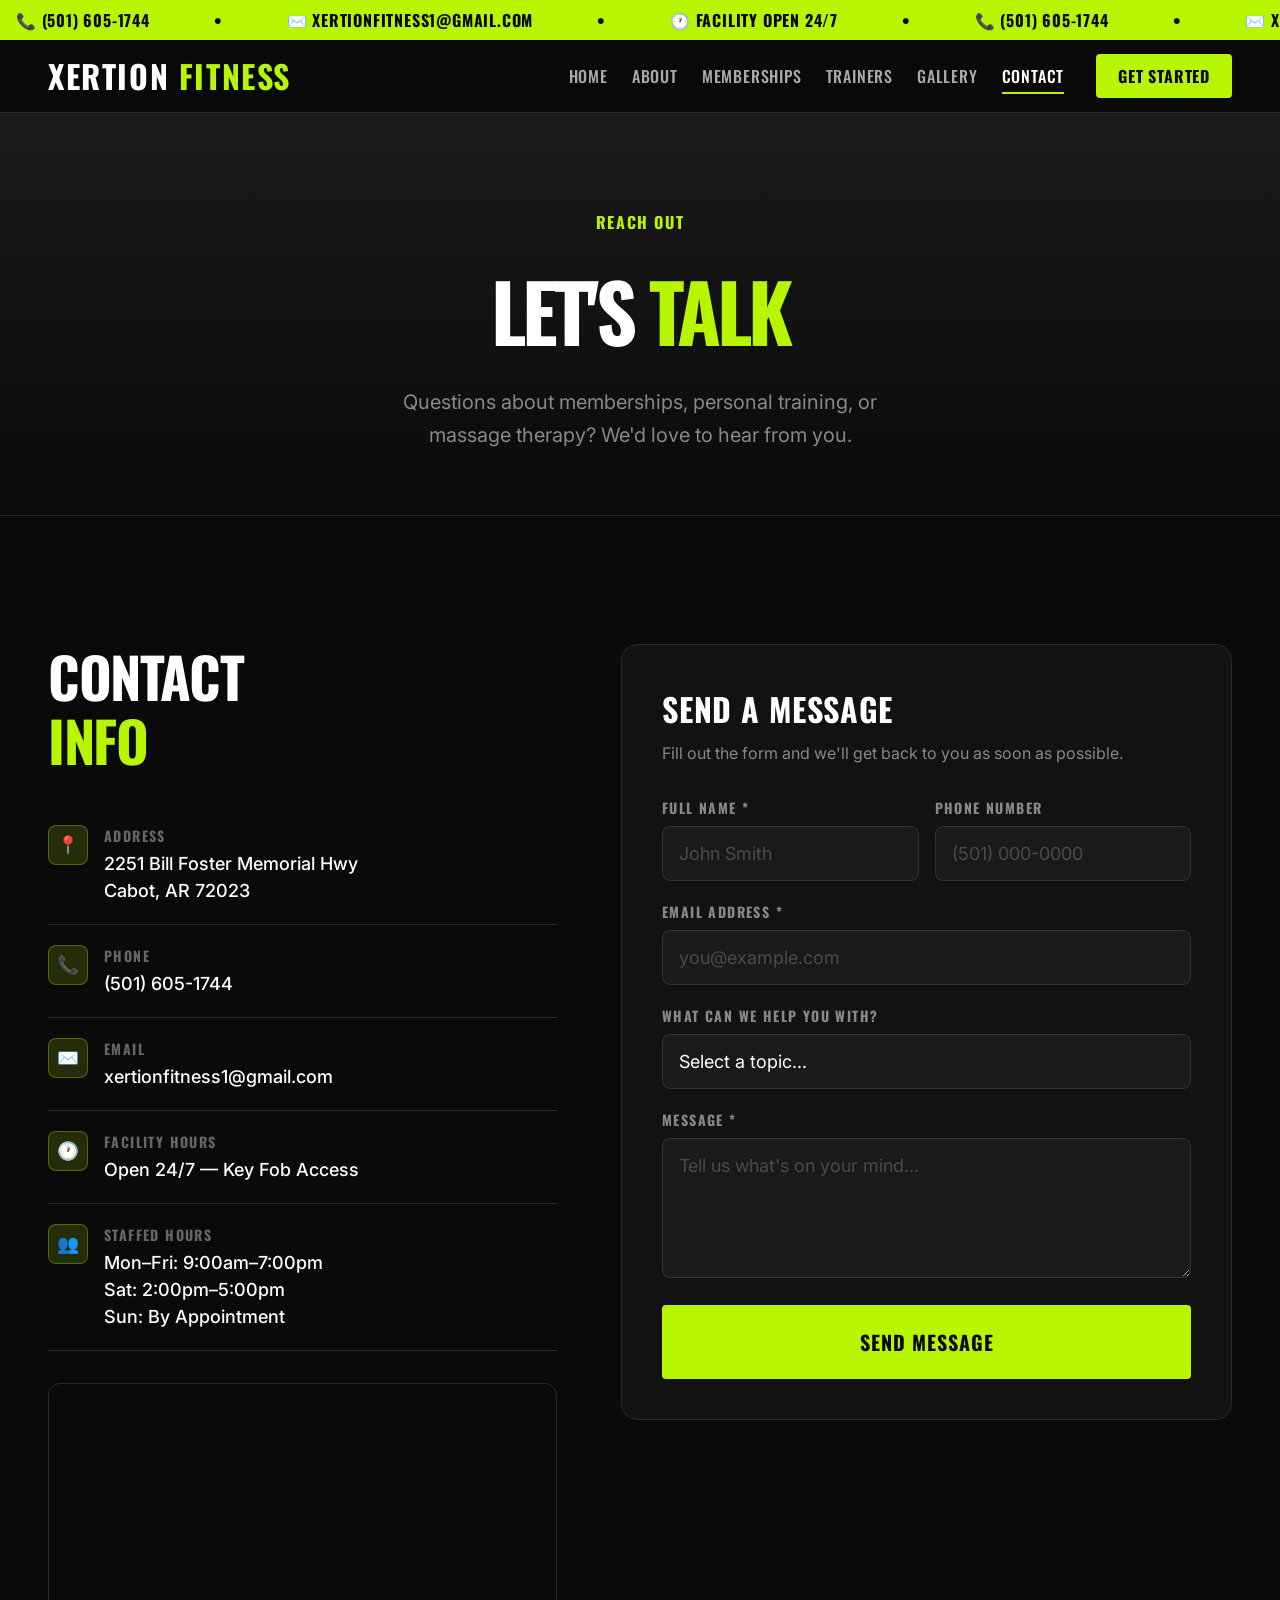
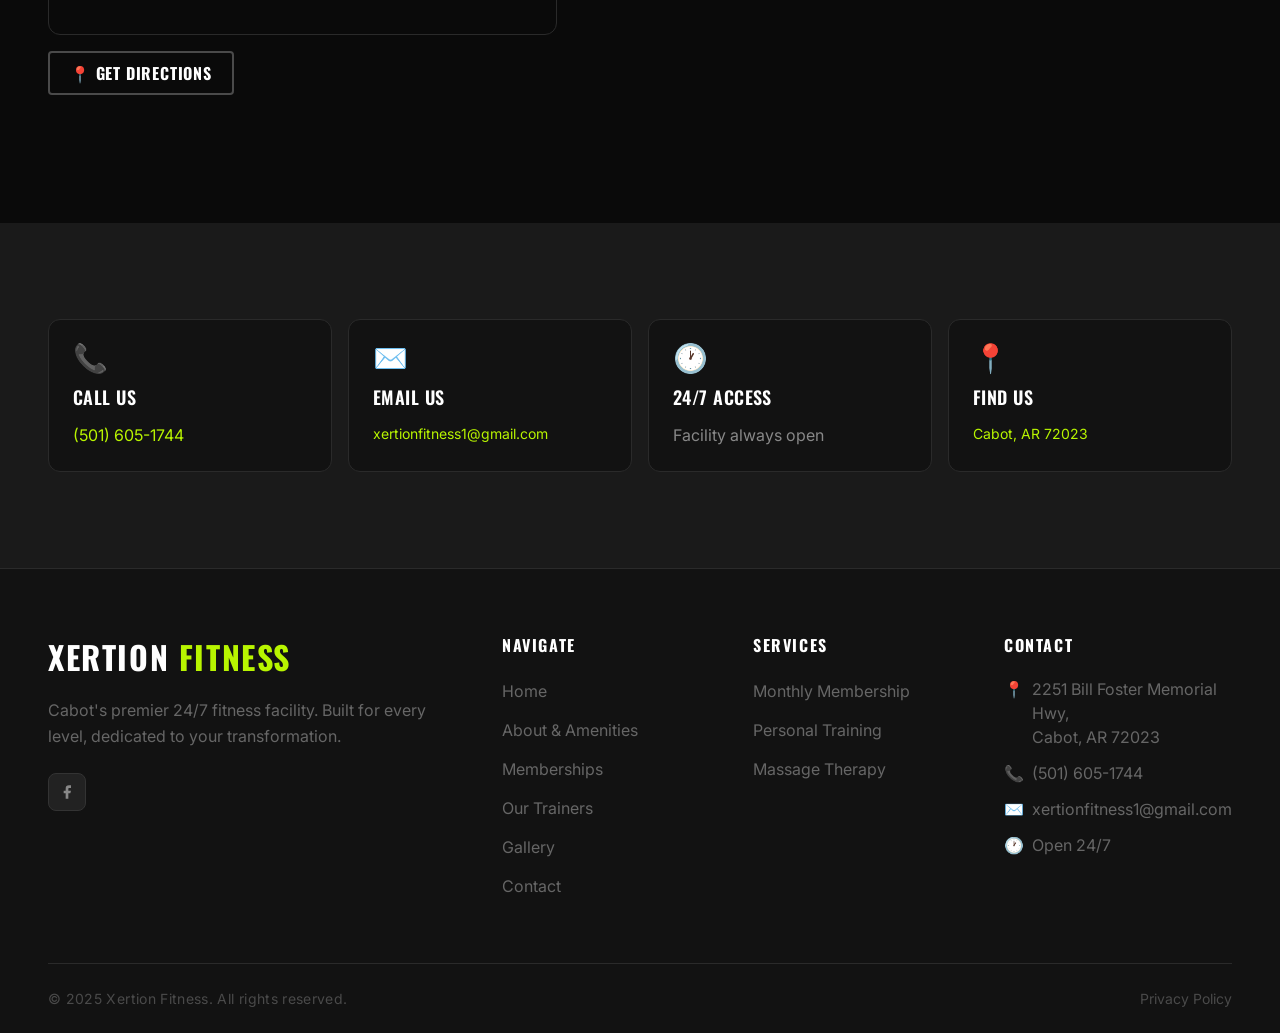
<file: contact.html>
<!DOCTYPE html>
<html lang="en">
<head>
  <meta charset="UTF-8" />
  <meta name="viewport" content="width=device-width, initial-scale=1.0" />
  <title>Contact — Xertion Fitness</title>
  <meta name="description" content="Get in touch with Xertion Fitness in Cabot, AR. Questions, memberships, personal training inquiries — we're here to help." />
  <link rel="stylesheet" href="style.css" />
</head>
<body>

  <div class="announcement-bar">
    <div class="announcement-bar__track">
      <span>📞 (501) 605-1744</span>
      <span>•</span>
      <span>✉️ xertionfitness1@gmail.com</span>
      <span>•</span>
      <span>🕐 Facility Open 24/7</span>
      <span>•</span>
      <span>📞 (501) 605-1744</span>
      <span>•</span>
      <span>✉️ xertionfitness1@gmail.com</span>
      <span>•</span>
      <span>🕐 Facility Open 24/7</span>
    </div>
  </div>

  <header class="header">
    <div class="header__inner">
      <a href="index.html" class="header__logo">XERTION <span>FITNESS</span></a>
      <nav class="header__nav">
        <ul class="nav__links">
          <li><a href="index.html" class="nav__link">Home</a></li>
          <li><a href="about.html" class="nav__link">About</a></li>
          <li><a href="memberships.html" class="nav__link">Memberships</a></li>
          <li><a href="team.html" class="nav__link">Trainers</a></li>
          <li><a href="gallery.html" class="nav__link">Gallery</a></li>
          <li><a href="contact.html" class="nav__link">Contact</a></li>
        </ul>
        <a href="contact.html" class="btn btn-primary btn-sm">Get Started</a>
      </nav>
      <button class="header__burger" aria-label="Toggle menu">
        <span></span><span></span><span></span>
      </button>
    </div>
  </header>

  <div class="mobile-menu">
    <a href="index.html" class="header__logo" style="margin-bottom:2rem;">XERTION <span>FITNESS</span></a>
    <ul class="mobile-menu__links">
      <li><a href="index.html" class="mobile-menu__link">Home</a></li>
      <li><a href="about.html" class="mobile-menu__link">About</a></li>
      <li><a href="memberships.html" class="mobile-menu__link">Memberships</a></li>
      <li><a href="team.html" class="mobile-menu__link">Trainers</a></li>
      <li><a href="gallery.html" class="mobile-menu__link">Gallery</a></li>
      <li><a href="contact.html" class="mobile-menu__link">Contact</a></li>
    </ul>
    <div class="mobile-menu__cta">
      <a href="contact.html" class="btn btn-primary btn-lg" style="width:100%">Get Started Today</a>
    </div>
  </div>

  <main>

    <section class="page-hero">
      <div class="container">
        <span class="eyebrow">Reach Out</span>
        <h1 class="page-hero__title">Let's <span class="accent">Talk</span></h1>
        <p class="page-hero__subtitle">
          Questions about memberships, personal training, or massage therapy?
          We'd love to hear from you.
        </p>
      </div>
    </section>

    <section class="section section--lg" style="background:var(--color-black);">
      <div class="container">
        <div class="contact-grid">

          <!-- Contact Info -->
          <div class="reveal-left">
            <h2 class="section-title" style="margin-bottom:var(--space-8);">Contact<br><span class="accent">Info</span></h2>

            <div class="contact-info__item">
              <div class="contact-info__icon">📍</div>
              <div>
                <div class="contact-info__label">Address</div>
                <div class="contact-info__value">
                  2251 Bill Foster Memorial Hwy<br>Cabot, AR 72023
                </div>
              </div>
            </div>

            <div class="contact-info__item">
              <div class="contact-info__icon">📞</div>
              <div>
                <div class="contact-info__label">Phone</div>
                <div class="contact-info__value">
                  <a href="tel:5016051744" style="color:inherit;">(501) 605-1744</a>
                </div>
              </div>
            </div>

            <div class="contact-info__item">
              <div class="contact-info__icon">✉️</div>
              <div>
                <div class="contact-info__label">Email</div>
                <div class="contact-info__value">
                  <a href="mailto:xertionfitness1@gmail.com" style="color:inherit;">xertionfitness1@gmail.com</a>
                </div>
              </div>
            </div>

            <div class="contact-info__item">
              <div class="contact-info__icon">🕐</div>
              <div>
                <div class="contact-info__label">Facility Hours</div>
                <div class="contact-info__value">Open 24/7 — Key Fob Access</div>
              </div>
            </div>

            <div class="contact-info__item">
              <div class="contact-info__icon">👥</div>
              <div>
                <div class="contact-info__label">Staffed Hours</div>
                <div class="contact-info__value">
                  Mon–Fri: 9:00am–7:00pm<br>
                  Sat: 2:00pm–5:00pm<br>
                  Sun: By Appointment
                </div>
              </div>
            </div>

            <!-- Map Embed Placeholder -->
            <div style="margin-top:var(--space-8);border-radius:var(--radius-lg);overflow:hidden;border:1px solid var(--color-gray-800);">
              <iframe
                src="https://www.google.com/maps/embed?pb=!1m18!1m12!1m3!1d3264.7!2d-92.0168!3d34.9746!2m3!1f0!2f0!3f0!3m2!1i1024!2i768!4f13.1!3m3!1m2!1s0x87d2e0b4!2s2251+Bill+Foster+Memorial+Hwy%2C+Cabot%2C+AR+72023!5e0!3m2!1sen!2sus!4v1"
                width="100%"
                height="250"
                style="border:0;display:block;filter:grayscale(1) invert(0.85);"
                allowfullscreen=""
                loading="lazy"
                referrerpolicy="no-referrer-when-downgrade"
                title="Xertion Fitness Location"
              ></iframe>
            </div>
            <div style="margin-top:var(--space-4);">
              <a href="https://maps.google.com/?q=2251+Bill+Foster+Memorial+Hwy,+Cabot,+AR+72023" target="_blank" rel="noopener" class="btn btn-outline btn-sm">
                📍 Get Directions
              </a>
            </div>
          </div>

          <!-- Contact Form -->
          <div class="reveal-right">
            <div class="contact-form">
              <h3 style="font-family:var(--font-heading);font-size:var(--text-2xl);font-weight:700;text-transform:uppercase;letter-spacing:var(--tracking-wide);color:var(--color-white);margin-bottom:var(--space-2);">Send a Message</h3>
              <p style="font-size:var(--text-sm);color:var(--color-gray-400);margin-bottom:var(--space-8);">
                Fill out the form and we'll get back to you as soon as possible.
              </p>

              <form id="contact-form" name="contact" method="POST" data-netlify="true" netlify-honeypot="bot-field" novalidate>
                <input type="hidden" name="form-name" value="contact" />
                <input type="hidden" name="bot-field" />
                <div class="form-row">
                  <div class="form-group">
                    <label class="form-label" for="name">Full Name *</label>
                    <input type="text" id="name" name="name" class="form-input" placeholder="John Smith" required />
                  </div>
                  <div class="form-group">
                    <label class="form-label" for="phone">Phone Number</label>
                    <input type="tel" id="phone" name="phone" class="form-input" placeholder="(501) 000-0000" />
                  </div>
                </div>

                <div class="form-group">
                  <label class="form-label" for="email">Email Address *</label>
                  <input type="email" id="email" name="email" class="form-input" placeholder="you@example.com" required />
                </div>

                <div class="form-group">
                  <label class="form-label" for="subject">What can we help you with?</label>
                  <select id="subject" name="subject" class="form-select form-input">
                    <option value="">Select a topic...</option>
                    <option value="membership">Membership Inquiry</option>
                    <option value="training">Personal Training</option>
                    <option value="massage">Massage Therapy</option>
                    <option value="saunas">Saunas</option>
                    <option value="general">General Question</option>
                    <option value="other">Other</option>
                  </select>
                </div>

                <div class="form-group">
                  <label class="form-label" for="message">Message *</label>
                  <textarea id="message" name="message" class="form-textarea" placeholder="Tell us what's on your mind..." required></textarea>
                </div>

                <button type="submit" class="btn btn-primary btn-lg" style="width:100%;">Send Message</button>
              </form>

              <div class="form-success">
                <span class="form-success__icon">✓</span>
                <div class="form-success__title">Message Sent!</div>
                <p class="form-success__text">Thanks for reaching out. We'll get back to you as soon as possible.</p>
              </div>
            </div>
          </div>

        </div>
      </div>
    </section>

    <!-- Quick Contact Strip -->
    <section class="section" style="background:var(--color-black-lighter);">
      <div class="container">
        <div style="display:grid;grid-template-columns:repeat(auto-fit,minmax(200px,1fr));gap:var(--space-4);">
          <a href="tel:5016051744" class="amenity-card reveal delay-1" style="text-decoration:none;">
            <span class="amenity-card__icon">📞</span>
            <span class="amenity-card__name">Call Us</span>
            <span style="font-size:var(--text-sm);color:var(--color-accent);">(501) 605-1744</span>
          </a>
          <a href="mailto:xertionfitness1@gmail.com" class="amenity-card reveal delay-2" style="text-decoration:none;">
            <span class="amenity-card__icon">✉️</span>
            <span class="amenity-card__name">Email Us</span>
            <span style="font-size:var(--text-xs);color:var(--color-accent);word-break:break-all;">xertionfitness1@gmail.com</span>
          </a>
          <div class="amenity-card reveal delay-3">
            <span class="amenity-card__icon">🕐</span>
            <span class="amenity-card__name">24/7 Access</span>
            <span style="font-size:var(--text-sm);color:var(--color-gray-400);">Facility always open</span>
          </div>
          <a href="https://maps.google.com/?q=2251+Bill+Foster+Memorial+Hwy,+Cabot,+AR+72023" target="_blank" rel="noopener" class="amenity-card reveal delay-4" style="text-decoration:none;">
            <span class="amenity-card__icon">📍</span>
            <span class="amenity-card__name">Find Us</span>
            <span style="font-size:var(--text-xs);color:var(--color-accent);">Cabot, AR 72023</span>
          </a>
        </div>
      </div>
    </section>

  </main>

  <footer class="footer">
    <div class="container">
      <div class="footer__main">
        <div>
          <div class="footer__brand-logo">XERTION <span>FITNESS</span></div>
          <p class="footer__tagline">Cabot's premier 24/7 fitness facility. Built for every level, dedicated to your transformation.</p>
          <div class="footer__social">
            <a href="https://www.facebook.com/XERTIONFITNESS" target="_blank" rel="noopener" class="footer__social-link" aria-label="Facebook"><svg width="16" height="16" viewBox="0 0 24 24" fill="currentColor"><path d="M18 2h-3a5 5 0 0 0-5 5v3H7v4h3v8h4v-8h3l1-4h-4V7a1 1 0 0 1 1-1h3z"/></svg></a>
          </div>
        </div>
        <div>
          <h4 class="footer__col-title">Navigate</h4>
          <ul class="footer__links">
            <li><a href="index.html" class="footer__link">Home</a></li>
            <li><a href="about.html" class="footer__link">About & Amenities</a></li>
            <li><a href="memberships.html" class="footer__link">Memberships</a></li>
            <li><a href="team.html" class="footer__link">Our Trainers</a></li>
            <li><a href="gallery.html" class="footer__link">Gallery</a></li>
            <li><a href="contact.html" class="footer__link">Contact</a></li>
          </ul>
        </div>
        <div>
          <h4 class="footer__col-title">Services</h4>
          <ul class="footer__links">
            <li><a href="memberships.html" class="footer__link">Monthly Membership</a></li>
            <li><a href="team.html" class="footer__link">Personal Training</a></li>
            <li><a href="contact.html" class="footer__link">Massage Therapy</a></li>
          </ul>
        </div>
        <div>
          <h4 class="footer__col-title">Contact</h4>
          <div class="footer__contact-item">📍 <span>2251 Bill Foster Memorial Hwy,<br>Cabot, AR 72023</span></div>
          <div class="footer__contact-item">📞 <a href="tel:5016051744">(501) 605-1744</a></div>
          <div class="footer__contact-item">✉️ <a href="mailto:xertionfitness1@gmail.com">xertionfitness1@gmail.com</a></div>
          <div class="footer__contact-item">🕐 <span>Open 24/7</span></div>
        </div>
      </div>
      <div class="footer__bottom">
        <span class="footer__copyright">© 2025 Xertion Fitness. All rights reserved.</span>
        <div class="footer__legal"><a href="privacy.html" class="footer__legal-link">Privacy Policy</a></div>
      </div>
    </div>
  </footer>

  <div class="mobile-cta-bar">
    <div class="mobile-cta-bar__inner">
      <a href="tel:5016051744" class="btn btn-outline btn-sm">📞 Call Us</a>
      <a href="mailto:xertionfitness1@gmail.com" class="btn btn-primary btn-sm">Email Us</a>
    </div>
  </div>

  <script src="main.js"></script>
  <script>
    const params = new URLSearchParams(window.location.search);
    const subject = params.get('subject');
    const trainer = params.get('trainer');
    if (subject) {
      const select = document.getElementById('subject');
      if (select) select.value = subject;
    }
    if (trainer) {
      const msg = document.getElementById('message');
      if (msg) msg.value = "I'm interested in personal training with " + trainer + ". ";
    }
  </script>
</body>
</html>
</file>
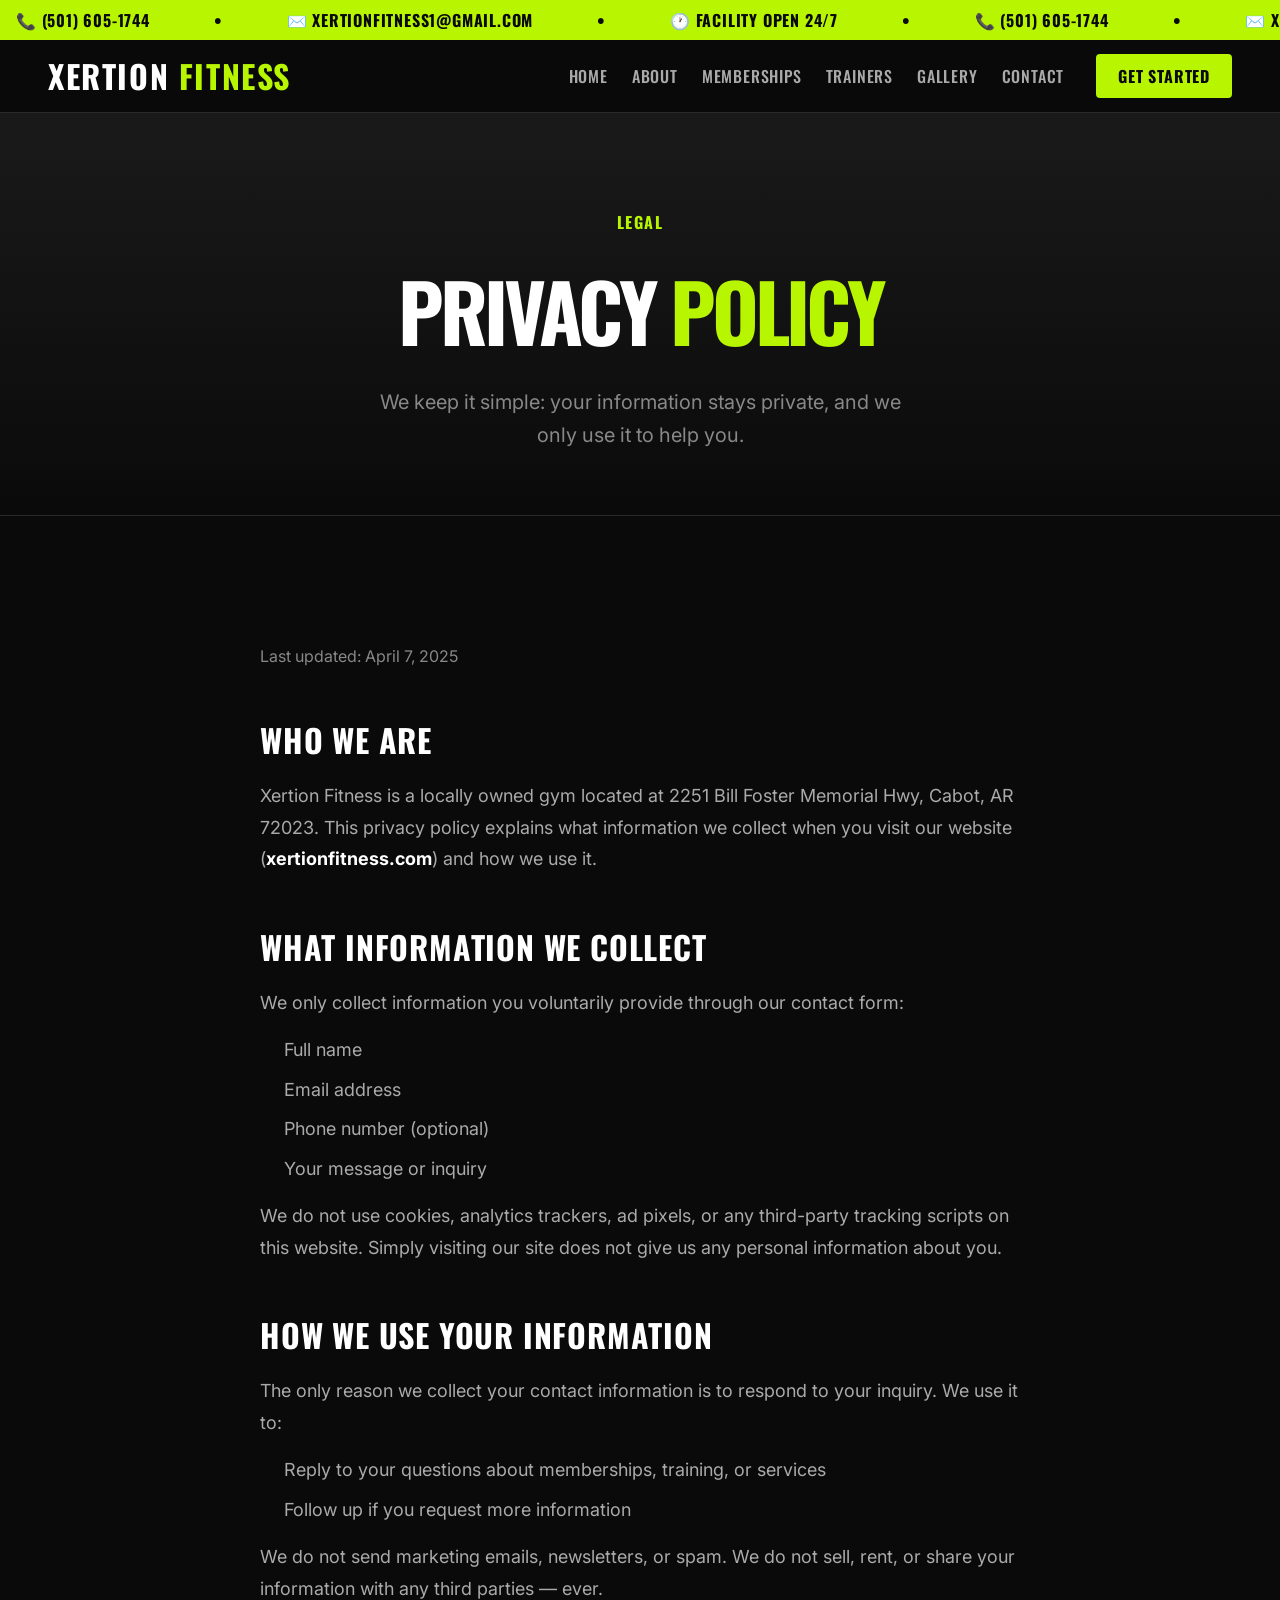
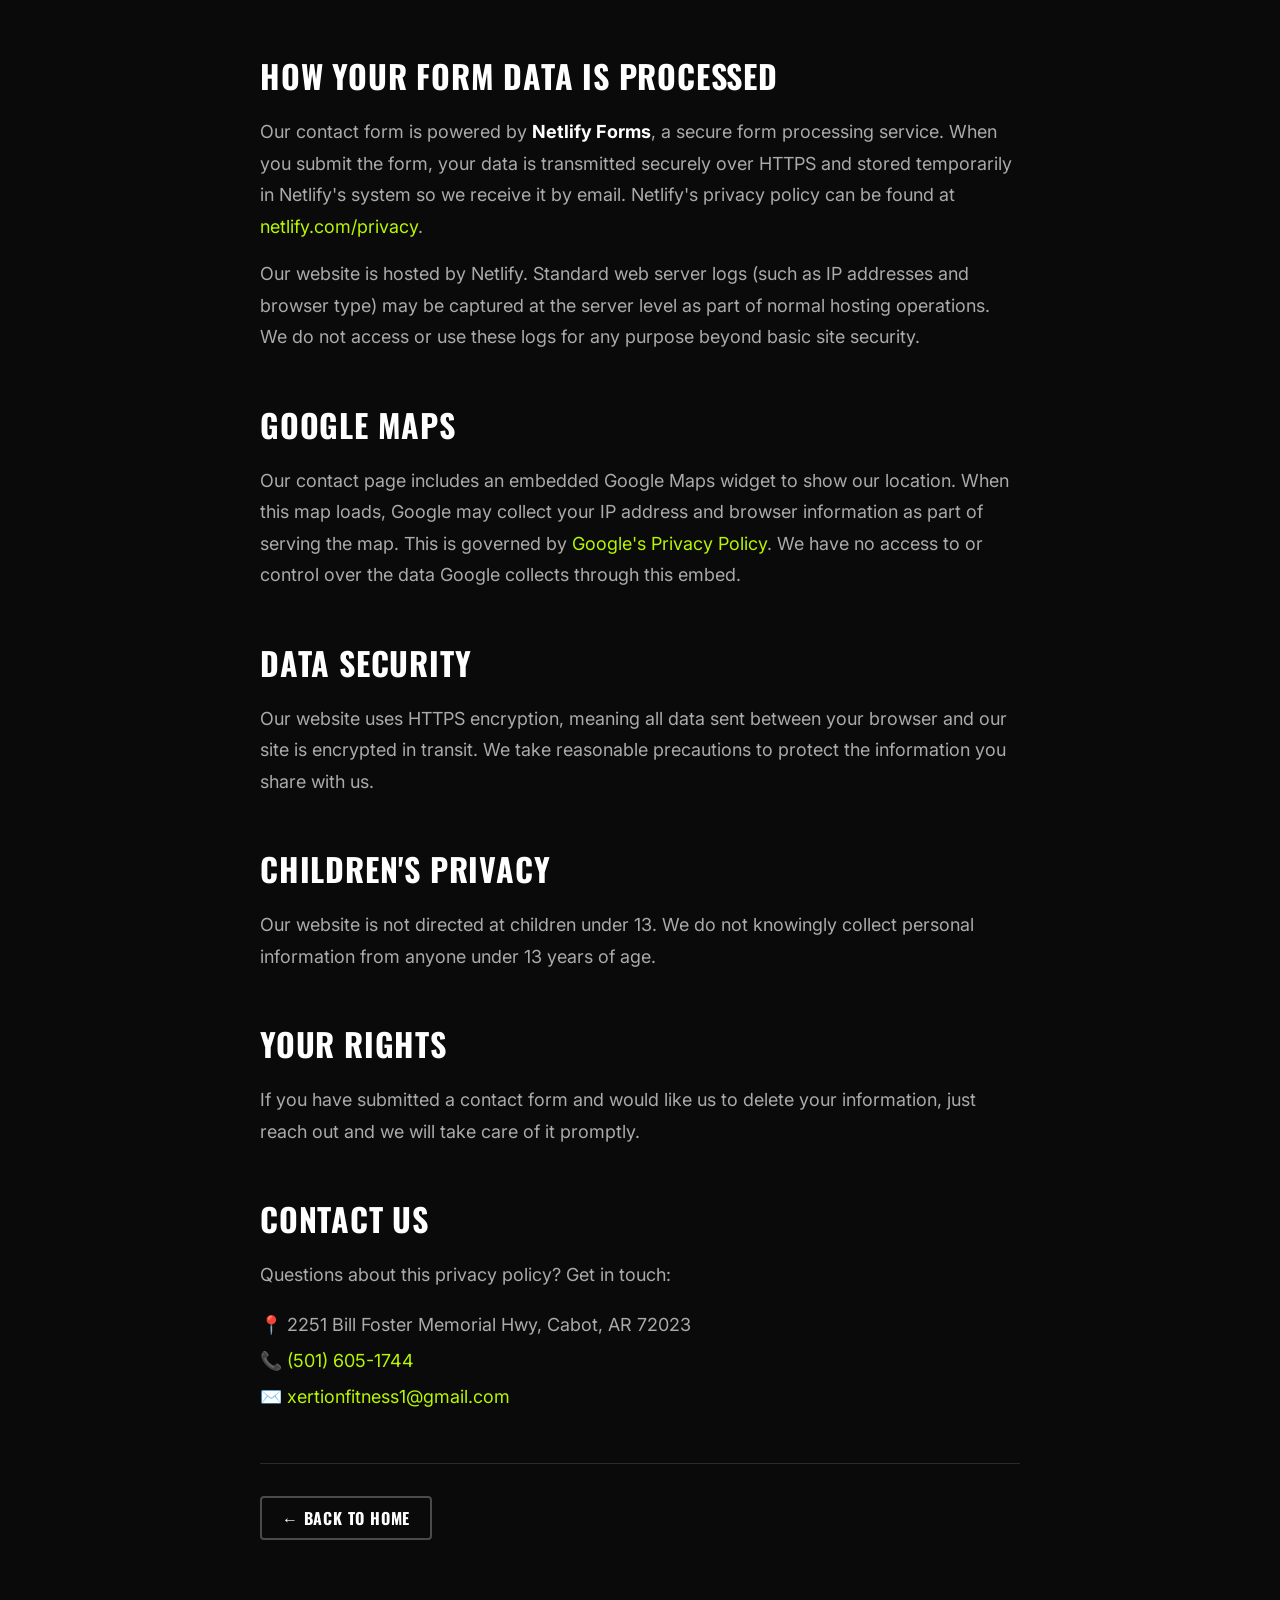
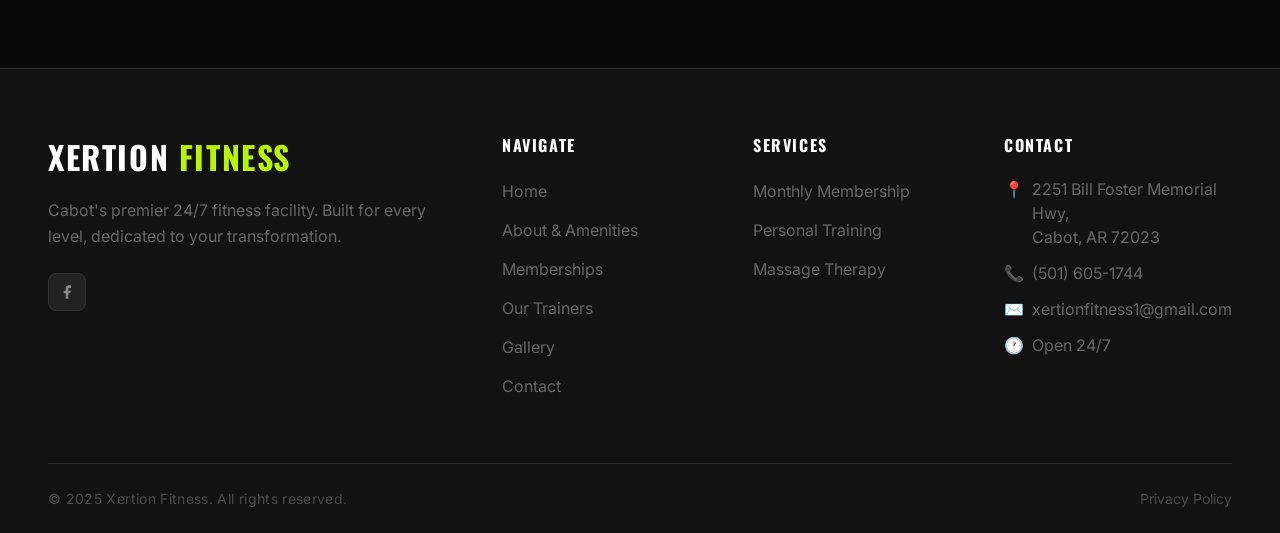
<file: privacy.html>
<!DOCTYPE html>
<html lang="en">
<head>
  <meta charset="UTF-8" />
  <meta name="viewport" content="width=device-width, initial-scale=1.0" />
  <title>Privacy Policy — Xertion Fitness</title>
  <meta name="description" content="Privacy Policy for Xertion Fitness in Cabot, AR. Learn how we handle the information you share with us." />
  <link rel="stylesheet" href="style.css" />
</head>
<body>

  <div class="announcement-bar">
    <div class="announcement-bar__track">
      <span>📞 (501) 605-1744</span>
      <span>•</span>
      <span>✉️ xertionfitness1@gmail.com</span>
      <span>•</span>
      <span>🕐 Facility Open 24/7</span>
      <span>•</span>
      <span>📞 (501) 605-1744</span>
      <span>•</span>
      <span>✉️ xertionfitness1@gmail.com</span>
      <span>•</span>
      <span>🕐 Facility Open 24/7</span>
    </div>
  </div>

  <header class="header">
    <div class="header__inner">
      <a href="index.html" class="header__logo">XERTION <span>FITNESS</span></a>
      <nav class="header__nav">
        <ul class="nav__links">
          <li><a href="index.html" class="nav__link">Home</a></li>
          <li><a href="about.html" class="nav__link">About</a></li>
          <li><a href="memberships.html" class="nav__link">Memberships</a></li>
          <li><a href="team.html" class="nav__link">Trainers</a></li>
          <li><a href="gallery.html" class="nav__link">Gallery</a></li>
          <li><a href="contact.html" class="nav__link">Contact</a></li>
        </ul>
        <a href="contact.html" class="btn btn-primary btn-sm">Get Started</a>
      </nav>
      <button class="header__burger" aria-label="Toggle menu">
        <span></span><span></span><span></span>
      </button>
    </div>
  </header>

  <div class="mobile-menu">
    <a href="index.html" class="header__logo" style="margin-bottom:2rem;">XERTION <span>FITNESS</span></a>
    <ul class="mobile-menu__links">
      <li><a href="index.html" class="mobile-menu__link">Home</a></li>
      <li><a href="about.html" class="mobile-menu__link">About</a></li>
      <li><a href="memberships.html" class="mobile-menu__link">Memberships</a></li>
      <li><a href="team.html" class="mobile-menu__link">Trainers</a></li>
      <li><a href="gallery.html" class="mobile-menu__link">Gallery</a></li>
      <li><a href="contact.html" class="mobile-menu__link">Contact</a></li>
    </ul>
    <div class="mobile-menu__cta">
      <a href="contact.html" class="btn btn-primary btn-lg" style="width:100%">Get Started Today</a>
    </div>
  </div>

  <main>

    <section class="page-hero">
      <div class="container">
        <span class="eyebrow">Legal</span>
        <h1 class="page-hero__title">Privacy <span class="accent">Policy</span></h1>
        <p class="page-hero__subtitle">
          We keep it simple: your information stays private, and we only use it to help you.
        </p>
      </div>
    </section>

    <section class="section section--lg" style="background:var(--color-black);">
      <div class="container">
        <div style="max-width:760px;margin:0 auto;">

          <p style="color:var(--color-gray-400);font-size:var(--text-sm);margin-bottom:var(--space-12);">
            Last updated: April 7, 2025
          </p>

          <!-- Block -->
          <div style="margin-bottom:var(--space-12);">
            <h2 style="font-family:var(--font-heading);font-size:var(--text-2xl);font-weight:700;text-transform:uppercase;letter-spacing:var(--tracking-wide);color:var(--color-white);margin-bottom:var(--space-4);">
              Who We Are
            </h2>
            <p style="color:var(--color-gray-300);line-height:1.75;margin-bottom:var(--space-4);">
              Xertion Fitness is a locally owned gym located at 2251 Bill Foster Memorial Hwy, Cabot, AR 72023.
              This privacy policy explains what information we collect when you visit our website
              (<strong style="color:var(--color-white);">xertionfitness.com</strong>) and how we use it.
            </p>
          </div>

          <!-- Block -->
          <div style="margin-bottom:var(--space-12);">
            <h2 style="font-family:var(--font-heading);font-size:var(--text-2xl);font-weight:700;text-transform:uppercase;letter-spacing:var(--tracking-wide);color:var(--color-white);margin-bottom:var(--space-4);">
              What Information We Collect
            </h2>
            <p style="color:var(--color-gray-300);line-height:1.75;margin-bottom:var(--space-4);">
              We only collect information you voluntarily provide through our contact form:
            </p>
            <ul style="color:var(--color-gray-300);line-height:1.75;padding-left:var(--space-6);margin-bottom:var(--space-4);">
              <li style="margin-bottom:var(--space-2);">Full name</li>
              <li style="margin-bottom:var(--space-2);">Email address</li>
              <li style="margin-bottom:var(--space-2);">Phone number (optional)</li>
              <li style="margin-bottom:var(--space-2);">Your message or inquiry</li>
            </ul>
            <p style="color:var(--color-gray-300);line-height:1.75;">
              We do not use cookies, analytics trackers, ad pixels, or any third-party tracking scripts
              on this website. Simply visiting our site does not give us any personal information about you.
            </p>
          </div>

          <!-- Block -->
          <div style="margin-bottom:var(--space-12);">
            <h2 style="font-family:var(--font-heading);font-size:var(--text-2xl);font-weight:700;text-transform:uppercase;letter-spacing:var(--tracking-wide);color:var(--color-white);margin-bottom:var(--space-4);">
              How We Use Your Information
            </h2>
            <p style="color:var(--color-gray-300);line-height:1.75;margin-bottom:var(--space-4);">
              The only reason we collect your contact information is to respond to your inquiry.
              We use it to:
            </p>
            <ul style="color:var(--color-gray-300);line-height:1.75;padding-left:var(--space-6);">
              <li style="margin-bottom:var(--space-2);">Reply to your questions about memberships, training, or services</li>
              <li style="margin-bottom:var(--space-2);">Follow up if you request more information</li>
            </ul>
            <p style="color:var(--color-gray-300);line-height:1.75;margin-top:var(--space-4);">
              We do not send marketing emails, newsletters, or spam. We do not sell, rent, or share
              your information with any third parties — ever.
            </p>
          </div>

          <!-- Block -->
          <div style="margin-bottom:var(--space-12);">
            <h2 style="font-family:var(--font-heading);font-size:var(--text-2xl);font-weight:700;text-transform:uppercase;letter-spacing:var(--tracking-wide);color:var(--color-white);margin-bottom:var(--space-4);">
              How Your Form Data Is Processed
            </h2>
            <p style="color:var(--color-gray-300);line-height:1.75;margin-bottom:var(--space-4);">
              Our contact form is powered by <strong style="color:var(--color-white);">Netlify Forms</strong>,
              a secure form processing service. When you submit the form, your data is transmitted
              securely over HTTPS and stored temporarily in Netlify's system so we receive it by email.
              Netlify's privacy policy can be found at
              <a href="https://www.netlify.com/privacy/" target="_blank" rel="noopener" style="color:var(--color-accent);">netlify.com/privacy</a>.
            </p>
            <p style="color:var(--color-gray-300);line-height:1.75;">
              Our website is hosted by Netlify. Standard web server logs (such as IP addresses and
              browser type) may be captured at the server level as part of normal hosting operations.
              We do not access or use these logs for any purpose beyond basic site security.
            </p>
          </div>

          <!-- Block -->
          <div style="margin-bottom:var(--space-12);">
            <h2 style="font-family:var(--font-heading);font-size:var(--text-2xl);font-weight:700;text-transform:uppercase;letter-spacing:var(--tracking-wide);color:var(--color-white);margin-bottom:var(--space-4);">
              Google Maps
            </h2>
            <p style="color:var(--color-gray-300);line-height:1.75;">
              Our contact page includes an embedded Google Maps widget to show our location.
              When this map loads, Google may collect your IP address and browser information
              as part of serving the map. This is governed by
              <a href="https://policies.google.com/privacy" target="_blank" rel="noopener" style="color:var(--color-accent);">Google's Privacy Policy</a>.
              We have no access to or control over the data Google collects through this embed.
            </p>
          </div>

          <!-- Block -->
          <div style="margin-bottom:var(--space-12);">
            <h2 style="font-family:var(--font-heading);font-size:var(--text-2xl);font-weight:700;text-transform:uppercase;letter-spacing:var(--tracking-wide);color:var(--color-white);margin-bottom:var(--space-4);">
              Data Security
            </h2>
            <p style="color:var(--color-gray-300);line-height:1.75;">
              Our website uses HTTPS encryption, meaning all data sent between your browser and
              our site is encrypted in transit. We take reasonable precautions to protect the
              information you share with us.
            </p>
          </div>

          <!-- Block -->
          <div style="margin-bottom:var(--space-12);">
            <h2 style="font-family:var(--font-heading);font-size:var(--text-2xl);font-weight:700;text-transform:uppercase;letter-spacing:var(--tracking-wide);color:var(--color-white);margin-bottom:var(--space-4);">
              Children's Privacy
            </h2>
            <p style="color:var(--color-gray-300);line-height:1.75;">
              Our website is not directed at children under 13. We do not knowingly collect
              personal information from anyone under 13 years of age.
            </p>
          </div>

          <!-- Block -->
          <div style="margin-bottom:var(--space-12);">
            <h2 style="font-family:var(--font-heading);font-size:var(--text-2xl);font-weight:700;text-transform:uppercase;letter-spacing:var(--tracking-wide);color:var(--color-white);margin-bottom:var(--space-4);">
              Your Rights
            </h2>
            <p style="color:var(--color-gray-300);line-height:1.75;margin-bottom:var(--space-4);">
              If you have submitted a contact form and would like us to delete your information,
              just reach out and we will take care of it promptly.
            </p>
          </div>

          <!-- Block -->
          <div style="margin-bottom:var(--space-12);">
            <h2 style="font-family:var(--font-heading);font-size:var(--text-2xl);font-weight:700;text-transform:uppercase;letter-spacing:var(--tracking-wide);color:var(--color-white);margin-bottom:var(--space-4);">
              Contact Us
            </h2>
            <p style="color:var(--color-gray-300);line-height:1.75;margin-bottom:var(--space-4);">
              Questions about this privacy policy? Get in touch:
            </p>
            <div style="color:var(--color-gray-300);line-height:2;">
              <div>📍 2251 Bill Foster Memorial Hwy, Cabot, AR 72023</div>
              <div>📞 <a href="tel:5016051744" style="color:var(--color-accent);">(501) 605-1744</a></div>
              <div>✉️ <a href="mailto:xertionfitness1@gmail.com" style="color:var(--color-accent);">xertionfitness1@gmail.com</a></div>
            </div>
          </div>

          <div style="border-top:1px solid var(--color-gray-800);padding-top:var(--space-8);margin-top:var(--space-8);">
            <a href="index.html" class="btn btn-outline btn-sm">← Back to Home</a>
          </div>

        </div>
      </div>
    </section>

  </main>

  <footer class="footer">
    <div class="container">
      <div class="footer__main">
        <div>
          <div class="footer__brand-logo">XERTION <span>FITNESS</span></div>
          <p class="footer__tagline">Cabot's premier 24/7 fitness facility. Built for every level, dedicated to your transformation.</p>
          <div class="footer__social">
            <a href="https://www.facebook.com/XERTIONFITNESS" target="_blank" rel="noopener" class="footer__social-link" aria-label="Facebook"><svg width="16" height="16" viewBox="0 0 24 24" fill="currentColor"><path d="M18 2h-3a5 5 0 0 0-5 5v3H7v4h3v8h4v-8h3l1-4h-4V7a1 1 0 0 1 1-1h3z"/></svg></a>
          </div>
        </div>
        <div>
          <h4 class="footer__col-title">Navigate</h4>
          <ul class="footer__links">
            <li><a href="index.html" class="footer__link">Home</a></li>
            <li><a href="about.html" class="footer__link">About & Amenities</a></li>
            <li><a href="memberships.html" class="footer__link">Memberships</a></li>
            <li><a href="team.html" class="footer__link">Our Trainers</a></li>
            <li><a href="gallery.html" class="footer__link">Gallery</a></li>
            <li><a href="contact.html" class="footer__link">Contact</a></li>
          </ul>
        </div>
        <div>
          <h4 class="footer__col-title">Services</h4>
          <ul class="footer__links">
            <li><a href="memberships.html" class="footer__link">Monthly Membership</a></li>
            <li><a href="team.html" class="footer__link">Personal Training</a></li>
            <li><a href="contact.html" class="footer__link">Massage Therapy</a></li>
          </ul>
        </div>
        <div>
          <h4 class="footer__col-title">Contact</h4>
          <div class="footer__contact-item">📍 <span>2251 Bill Foster Memorial Hwy,<br>Cabot, AR 72023</span></div>
          <div class="footer__contact-item">📞 <a href="tel:5016051744">(501) 605-1744</a></div>
          <div class="footer__contact-item">✉️ <a href="mailto:xertionfitness1@gmail.com">xertionfitness1@gmail.com</a></div>
          <div class="footer__contact-item">🕐 <span>Open 24/7</span></div>
        </div>
      </div>
      <div class="footer__bottom">
        <span class="footer__copyright">© 2025 Xertion Fitness. All rights reserved.</span>
        <div class="footer__legal"><a href="privacy.html" class="footer__legal-link">Privacy Policy</a></div>
      </div>
    </div>
  </footer>

  <div class="mobile-cta-bar">
    <div class="mobile-cta-bar__inner">
      <a href="tel:5016051744" class="btn btn-outline btn-sm">📞 Call Us</a>
      <a href="contact.html" class="btn btn-primary btn-sm">Get Started</a>
    </div>
  </div>

  <script src="main.js"></script>
</body>
</html>
</file>
<file: style.css>
/* ============================================================
   XERTION FITNESS — Design System
   Clone of Roman Empire Gym layout structure
   Colors: Dark charcoal + Neon Green accent (#b8f500)
   ============================================================ */

@import url('https://fonts.googleapis.com/css2?family=Oswald:wght@400;500;600;700&family=Inter:wght@300;400;500;600;700&display=swap');

/* ─── CSS Custom Properties ─────────────────────────────── */
:root {
  -webkit-font-smoothing: antialiased;

  /* Backgrounds */
  --color-black:        #0a0a0a;
  --color-black-light:  #121212;
  --color-black-lighter:#1a1a1a;
  --color-gray-900:     #222222;
  --color-gray-800:     #2a2a2a;
  --color-gray-700:     #333333;
  --color-gray-600:     #4a4a4a;
  --color-gray-500:     #666666;
  --color-gray-400:     #888888;
  --color-gray-300:     #aaaaaa;
  --color-gray-200:     #cccccc;
  --color-gray-100:     #eeeeee;
  --color-white:        #ffffff;

  /* Neon Green Accent (swapped from red) */
  --color-accent:       #b8f500;
  --color-accent-light: #ccff33;
  --color-accent-dark:  #8fbc00;
  --color-accent-muted: rgba(184, 245, 0, 0.15);

  --color-success: #22c55e;
  --color-error:   #ef4444;
  --color-warning: #f59e0b;

  /* Typography */
  --font-heading: "Oswald", sans-serif;
  --font-body:    "Inter", -apple-system, BlinkMacSystemFont, "Segoe UI", Roboto, sans-serif;

  --text-xs:   clamp(.75rem,  .7rem  + .25vw,  .875rem);
  --text-sm:   clamp(.875rem, .8rem  + .375vw, 1rem);
  --text-base: clamp(1rem,    .9rem  + .5vw,   1.125rem);
  --text-lg:   clamp(1.125rem,1rem   + .625vw, 1.25rem);
  --text-xl:   clamp(1.25rem, 1.1rem + .75vw,  1.5rem);
  --text-2xl:  clamp(1.5rem,  1.25rem + 1.25vw,2rem);
  --text-3xl:  clamp(1.875rem,1.5rem + 1.875vw,2.5rem);
  --text-4xl:  clamp(2.25rem, 1.75rem + 2.5vw, 3.5rem);
  --text-5xl:  clamp(3rem,    2rem   + 5vw,    5rem);
  --text-6xl:  clamp(3.75rem, 2.5rem + 6.25vw, 6rem);

  --font-normal:   400;
  --font-medium:   500;
  --font-semibold: 600;
  --font-bold:     700;

  --leading-none:    1;
  --leading-tight:   1.15;
  --leading-snug:    1.3;
  --leading-normal:  1.5;
  --leading-relaxed: 1.625;

  --tracking-tighter: -.05em;
  --tracking-tight:   -.025em;
  --tracking-normal:  0;
  --tracking-wide:    .025em;
  --tracking-wider:   .05em;
  --tracking-widest:  .1em;

  /* Spacing */
  --space-1:  .25rem;
  --space-2:  .5rem;
  --space-3:  .75rem;
  --space-4:  1rem;
  --space-5:  1.25rem;
  --space-6:  1.5rem;
  --space-8:  2rem;
  --space-10: 2.5rem;
  --space-12: 3rem;
  --space-16: 4rem;
  --space-20: 5rem;
  --space-24: 6rem;
  --space-32: 8rem;

  --container-max:     1400px;
  --container-padding: clamp(1rem, 5vw, 3rem);

  /* Radii */
  --radius-sm:   .25rem;
  --radius-md:   .5rem;
  --radius-lg:   .75rem;
  --radius-xl:   1rem;
  --radius-full: 9999px;

  /* Shadows */
  --shadow-sm:    0 1px 2px rgba(0,0,0,.3);
  --shadow-md:    0 4px 6px rgba(0,0,0,.4);
  --shadow-lg:    0 10px 25px rgba(0,0,0,.5);
  --shadow-xl:    0 20px 50px rgba(0,0,0,.6);
  --shadow-green: 0 0 30px rgba(184,245,0,.3);

  /* Transitions */
  --transition-fast: .15s ease;
  --transition-base: .25s ease;
  --transition-slow: .4s ease;

  /* Z-index */
  --z-dropdown:       100;
  --z-sticky:         200;
  --z-fixed:          300;
  --z-modal-backdrop: 400;
  --z-modal:          500;
  --z-tooltip:        600;
}

/* ─── Reset ─────────────────────────────────────────────── */
*, *::before, *::after { box-sizing: border-box; margin: 0; padding: 0; }

html { scroll-behavior: smooth; }

body {
  font-family: var(--font-body);
  font-size: var(--text-base);
  font-weight: var(--font-normal);
  line-height: var(--leading-normal);
  color: var(--color-white);
  background-color: var(--color-black);
  min-height: 100vh;
  display: flex;
  flex-direction: column;
  overflow-x: hidden;
  width: 100%;
}

img { display: block; max-width: 100%; }
a { color: inherit; text-decoration: none; }
ul, ol { list-style: none; }
button { cursor: pointer; border: none; background: none; font-family: inherit; }

/* ─── Utility ────────────────────────────────────────────── */
.container {
  width: 100%;
  max-width: var(--container-max);
  margin: 0 auto;
  padding: 0 var(--container-padding);
}

.section { padding: var(--space-24) 0; }
.section--lg { padding: var(--space-32) 0; }

.accent { color: var(--color-accent); }
.eyebrow {
  display: inline-block;
  font-family: var(--font-heading);
  font-size: var(--text-sm);
  font-weight: var(--font-bold);
  letter-spacing: var(--tracking-widest);
  text-transform: uppercase;
  color: var(--color-accent);
  margin-bottom: var(--space-4);
}

.section-title {
  font-family: var(--font-heading);
  font-size: var(--text-4xl);
  font-weight: var(--font-bold);
  line-height: var(--leading-tight);
  letter-spacing: var(--tracking-tight);
  text-transform: uppercase;
  color: var(--color-white);
  margin-bottom: var(--space-4);
}

.section-subtitle {
  font-size: var(--text-lg);
  color: var(--color-gray-300);
  line-height: var(--leading-relaxed);
  max-width: 640px;
}

/* ─── Buttons ────────────────────────────────────────────── */
.btn {
  display: inline-flex;
  align-items: center;
  justify-content: center;
  gap: var(--space-2);
  padding: var(--space-4) var(--space-8);
  font-family: var(--font-heading);
  font-size: var(--text-base);
  font-weight: var(--font-bold);
  letter-spacing: var(--tracking-wider);
  text-transform: uppercase;
  border-radius: var(--radius-sm);
  transition: all var(--transition-base);
  white-space: nowrap;
}

.btn-primary {
  background: var(--color-accent);
  color: var(--color-black);
  border: 2px solid var(--color-accent);
}
.btn-primary:hover {
  background: var(--color-accent-light);
  border-color: var(--color-accent-light);
  box-shadow: var(--shadow-green);
  transform: translateY(-2px);
}

.btn-outline {
  background: transparent;
  color: var(--color-white);
  border: 2px solid var(--color-gray-600);
}
.btn-outline:hover {
  border-color: var(--color-accent);
  color: var(--color-accent);
  transform: translateY(-2px);
}

.btn-ghost {
  background: transparent;
  color: var(--color-accent);
  border: 2px solid var(--color-accent);
}
.btn-ghost:hover {
  background: var(--color-accent);
  color: var(--color-black);
  box-shadow: var(--shadow-green);
  transform: translateY(-2px);
}

.btn-lg { padding: var(--space-5) var(--space-10); font-size: var(--text-lg); }
.btn-sm { padding: var(--space-2) var(--space-5); font-size: var(--text-sm); }

/* ─── Announcement Bar ───────────────────────────────────── */
.announcement-bar {
  background: var(--color-accent);
  color: var(--color-black);
  padding: var(--space-2) var(--space-4);
  text-align: center;
  font-family: var(--font-heading);
  font-size: var(--text-sm);
  font-weight: var(--font-bold);
  letter-spacing: var(--tracking-wider);
  text-transform: uppercase;
  overflow: hidden;
  position: relative;
}

.announcement-bar__track {
  display: inline-flex;
  gap: var(--space-16);
  animation: marquee 30s linear infinite;
  white-space: nowrap;
}

.announcement-bar__track span { flex-shrink: 0; }

@media (max-width: 768px) {
  .announcement-bar__track {
    animation-duration: 18s;
    gap: var(--space-8);
  }
}

@keyframes marquee {
  from { transform: translateX(0); }
  to   { transform: translateX(var(--marquee-offset, -50%)); }
}

/* ─── Header / Nav ───────────────────────────────────────── */
.header {
  position: sticky;
  top: 0;
  z-index: var(--z-fixed);
  background: rgba(10,10,10,.95);
  backdrop-filter: blur(12px);
  border-bottom: 1px solid var(--color-gray-800);
  transition: all var(--transition-base);
}

.header.scrolled { border-bottom-color: var(--color-accent-muted); }

.header__inner {
  display: flex;
  align-items: center;
  justify-content: space-between;
  height: 72px;
  padding: 0 var(--container-padding);
  max-width: var(--container-max);
  margin: 0 auto;
}

.header__logo {
  font-family: var(--font-heading);
  font-size: var(--text-2xl);
  font-weight: var(--font-bold);
  letter-spacing: var(--tracking-wider);
  text-transform: uppercase;
  color: var(--color-white);
  line-height: 1;
}
.header__logo span { color: var(--color-accent); }

.header__nav { display: flex; align-items: center; gap: var(--space-8); }

.nav__links {
  display: flex;
  align-items: center;
  gap: var(--space-6);
}

.nav__link {
  font-family: var(--font-heading);
  font-size: var(--text-sm);
  font-weight: var(--font-medium);
  letter-spacing: var(--tracking-wider);
  text-transform: uppercase;
  color: var(--color-gray-300);
  position: relative;
  padding: var(--space-1) 0;
  transition: color var(--transition-fast);
}

.nav__link::after {
  content: '';
  position: absolute;
  bottom: -2px;
  left: 0;
  width: 0;
  height: 2px;
  background: var(--color-accent);
  transition: width var(--transition-base);
}

.nav__link:hover,
.nav__link.active {
  color: var(--color-white);
}
.nav__link:hover::after,
.nav__link.active::after { width: 100%; }

.header__burger {
  display: none;
  flex-direction: column;
  gap: 5px;
  padding: var(--space-2);
  cursor: pointer;
}

.header__burger span {
  display: block;
  width: 24px;
  height: 2px;
  background: var(--color-white);
  transition: all var(--transition-base);
}

.header__burger.open span:nth-child(1) { transform: translateY(7px) rotate(45deg); }
.header__burger.open span:nth-child(2) { opacity: 0; transform: scaleX(0); }
.header__burger.open span:nth-child(3) { transform: translateY(-7px) rotate(-45deg); }

/* ─── Mobile Menu ────────────────────────────────────────── */
.mobile-menu {
  position: fixed;
  inset: 0;
  background: var(--color-black-light);
  z-index: var(--z-modal);
  display: flex;
  flex-direction: column;
  padding: var(--space-24) var(--container-padding);
  transform: translateX(100%);
  transition: transform var(--transition-slow);
}

.mobile-menu.open { transform: translateX(0); }

.mobile-menu__links {
  display: flex;
  flex-direction: column;
  gap: var(--space-6);
  margin-top: var(--space-8);
}

.mobile-menu__link {
  font-family: var(--font-heading);
  font-size: var(--text-4xl);
  font-weight: var(--font-bold);
  letter-spacing: var(--tracking-tight);
  text-transform: uppercase;
  color: var(--color-gray-400);
  transition: color var(--transition-fast);
  border-bottom: 1px solid var(--color-gray-800);
  padding-bottom: var(--space-4);
}
.mobile-menu__link:hover { color: var(--color-accent); }

.mobile-menu__cta { margin-top: var(--space-8); }

/* ─── Hero ───────────────────────────────────────────────── */
.hero {
  position: relative;
  min-height: 90vh;
  display: flex;
  align-items: center;
  overflow: hidden;
}

.hero__bg {
  position: absolute;
  inset: 0;
  background: linear-gradient(
    135deg,
    rgba(10,10,10,.92) 0%,
    rgba(18,18,18,.85) 50%,
    rgba(10,10,10,.95) 100%
  ),
  url('') center/cover no-repeat;
  background-color: var(--color-gray-900);
}

.hero__bg-img {
  position: absolute;
  inset: 0;
  width: 100%;
  height: 100%;
  object-fit: cover;
  opacity: 0.35;
}

.hero__overlay {
  position: absolute;
  inset: 0;
  background: linear-gradient(
    to bottom,
    transparent 40%,
    rgba(10,10,10,.8) 80%,
    var(--color-black) 100%
  );
}

.hero__content {
  position: relative;
  z-index: 1;
  padding: var(--space-32) 0 var(--space-24);
}

.hero__badge {
  display: inline-flex;
  align-items: center;
  gap: var(--space-2);
  background: var(--color-accent-muted);
  border: 1px solid rgba(184,245,0,.3);
  color: var(--color-accent);
  padding: var(--space-2) var(--space-4);
  border-radius: var(--radius-full);
  font-family: var(--font-heading);
  font-size: var(--text-xs);
  font-weight: var(--font-bold);
  letter-spacing: var(--tracking-widest);
  text-transform: uppercase;
  margin-bottom: var(--space-6);
}

.hero__title {
  font-family: var(--font-heading);
  font-size: var(--text-6xl);
  font-weight: var(--font-bold);
  line-height: var(--leading-none);
  letter-spacing: var(--tracking-tighter);
  text-transform: uppercase;
  color: var(--color-white);
  margin-bottom: var(--space-6);
  max-width: 800px;
}

.hero__title .accent-line { color: var(--color-accent); }

.hero__subtitle {
  font-size: var(--text-lg);
  color: var(--color-gray-300);
  max-width: 560px;
  line-height: var(--leading-relaxed);
  margin-bottom: var(--space-10);
}

.hero__ctas {
  display: flex;
  gap: var(--space-4);
  flex-wrap: wrap;
  margin-bottom: var(--space-16);
}

.hero__stats {
  display: flex;
  gap: var(--space-12);
  flex-wrap: wrap;
}

.hero__stat {
  display: flex;
  flex-direction: column;
  gap: var(--space-1);
}

.hero__stat-number {
  font-family: var(--font-heading);
  font-size: var(--text-4xl);
  font-weight: var(--font-bold);
  color: var(--color-accent);
  line-height: 1;
}

.hero__stat-label {
  font-size: var(--text-xs);
  color: var(--color-gray-400);
  letter-spacing: var(--tracking-wider);
  text-transform: uppercase;
}

.hero__scroll {
  position: absolute;
  bottom: var(--space-8);
  left: 50%;
  transform: translateX(-50%);
  display: flex;
  flex-direction: column;
  align-items: center;
  gap: var(--space-2);
  color: var(--color-gray-500);
  font-size: var(--text-xs);
  letter-spacing: var(--tracking-widest);
  text-transform: uppercase;
  animation: bounce 2s ease infinite;
}

@keyframes bounce {
  0%, 100% { transform: translateX(-50%) translateY(0); }
  50% { transform: translateX(-50%) translateY(8px); }
}

/* ─── Stats Bar ──────────────────────────────────────────── */
.stats-bar {
  background: var(--color-black-light);
  border-top: 1px solid var(--color-gray-800);
  border-bottom: 1px solid var(--color-gray-800);
  padding: var(--space-10) 0;
}

.stats-bar__grid {
  display: grid;
  grid-template-columns: repeat(3, 1fr);
  gap: var(--space-8);
}

.stat-item {
  display: flex;
  flex-direction: column;
  align-items: center;
  text-align: center;
  padding: var(--space-6);
  border-right: 1px solid var(--color-gray-800);
}
.stat-item:last-child { border-right: none; }

.stat-item__number {
  font-family: var(--font-heading);
  font-size: var(--text-5xl);
  font-weight: var(--font-bold);
  color: var(--color-accent);
  line-height: 1;
  margin-bottom: var(--space-2);
}

.stat-item__label {
  font-family: var(--font-heading);
  font-size: var(--text-sm);
  letter-spacing: var(--tracking-wider);
  text-transform: uppercase;
  color: var(--color-gray-400);
}

/* ─── Feature / About Section ────────────────────────────── */
.feature-section {
  background: var(--color-black-lighter);
}

.feature-section__grid {
  display: grid;
  grid-template-columns: 1fr 1fr;
  gap: var(--space-16);
  align-items: center;
}

.feature-section__images {
  display: grid;
  grid-template-columns: 1fr 1fr;
  gap: var(--space-4);
}

.feature-img {
  border-radius: var(--radius-lg);
  overflow: hidden;
  aspect-ratio: 4/3;
}

.feature-img img {
  width: 100%;
  height: 100%;
  object-fit: cover;
  transition: transform var(--transition-slow);
}
.feature-img:hover img { transform: scale(1.05); }
.feature-img--tall { aspect-ratio: 3/4; }

.feature-section__checks {
  display: flex;
  flex-direction: column;
  gap: var(--space-4);
  margin: var(--space-8) 0;
}

.check-item {
  display: flex;
  align-items: flex-start;
  gap: var(--space-3);
  font-size: var(--text-base);
  color: var(--color-gray-200);
}

.check-item__icon {
  flex-shrink: 0;
  width: 20px;
  height: 20px;
  border-radius: var(--radius-full);
  background: var(--color-accent-muted);
  border: 1px solid var(--color-accent);
  color: var(--color-accent);
  display: flex;
  align-items: center;
  justify-content: center;
  font-size: 11px;
  margin-top: 2px;
}

/* ─── Amenities Grid ─────────────────────────────────────── */
.amenities-grid {
  display: grid;
  grid-template-columns: repeat(auto-fill, minmax(200px, 1fr));
  gap: var(--space-4);
}

.amenity-card {
  background: var(--color-black-light);
  border: 1px solid var(--color-gray-800);
  border-radius: var(--radius-lg);
  padding: var(--space-6);
  display: flex;
  flex-direction: column;
  align-items: flex-start;
  gap: var(--space-3);
  transition: all var(--transition-base);
}

.amenity-card:hover {
  border-color: var(--color-accent);
  background: var(--color-accent-muted);
  transform: translateY(-4px);
  box-shadow: var(--shadow-green);
}

.amenity-card__icon {
  font-size: 1.75rem;
  line-height: 1;
}

.amenity-card__name {
  font-family: var(--font-heading);
  font-size: var(--text-base);
  font-weight: var(--font-semibold);
  letter-spacing: var(--tracking-wide);
  text-transform: uppercase;
  color: var(--color-white);
}

/* ─── Membership Cards ───────────────────────────────────── */
.membership-grid {
  display: grid;
  grid-template-columns: repeat(auto-fit, minmax(300px, 1fr));
  gap: var(--space-6);
}

.membership-card {
  background: var(--color-black-light);
  border: 1px solid var(--color-gray-800);
  border-radius: var(--radius-xl);
  padding: var(--space-8);
  position: relative;
  transition: all var(--transition-base);
  display: flex;
  flex-direction: column;
}

.membership-card:hover {
  border-color: var(--color-accent-dark);
  box-shadow: var(--shadow-green);
  transform: translateY(-4px);
}

.membership-card--featured {
  border-color: var(--color-accent);
  background: linear-gradient(135deg, var(--color-black-light), var(--color-gray-900));
}

.membership-card--featured::before {
  content: 'MOST POPULAR';
  position: absolute;
  top: -1px;
  left: 50%;
  transform: translateX(-50%);
  background: var(--color-accent);
  color: var(--color-black);
  font-family: var(--font-heading);
  font-size: var(--text-xs);
  font-weight: var(--font-bold);
  letter-spacing: var(--tracking-widest);
  padding: var(--space-1) var(--space-5);
  border-radius: 0 0 var(--radius-md) var(--radius-md);
}

.membership-card__tag {
  display: inline-block;
  background: var(--color-accent-muted);
  color: var(--color-accent);
  font-family: var(--font-heading);
  font-size: var(--text-xs);
  font-weight: var(--font-bold);
  letter-spacing: var(--tracking-widest);
  text-transform: uppercase;
  padding: var(--space-1) var(--space-3);
  border-radius: var(--radius-full);
  margin-bottom: var(--space-4);
}

.membership-card__name {
  font-family: var(--font-heading);
  font-size: var(--text-2xl);
  font-weight: var(--font-bold);
  text-transform: uppercase;
  letter-spacing: var(--tracking-wide);
  color: var(--color-white);
  margin-bottom: var(--space-2);
}

.membership-card__price {
  display: flex;
  align-items: baseline;
  gap: var(--space-1);
  margin-bottom: var(--space-6);
}

.price-amount {
  font-family: var(--font-heading);
  font-size: var(--text-5xl);
  font-weight: var(--font-bold);
  color: var(--color-accent);
  line-height: 1;
}

.price-period {
  font-size: var(--text-sm);
  color: var(--color-gray-400);
}

.price-original {
  font-size: var(--text-base);
  color: var(--color-gray-500);
  text-decoration: line-through;
}

.membership-card__features {
  display: flex;
  flex-direction: column;
  gap: var(--space-3);
  margin-bottom: var(--space-8);
  flex: 1;
}

.membership-card__feature {
  display: flex;
  align-items: center;
  gap: var(--space-3);
  font-size: var(--text-sm);
  color: var(--color-gray-200);
}

.membership-card__feature::before {
  content: '✓';
  flex-shrink: 0;
  width: 18px;
  height: 18px;
  border-radius: var(--radius-full);
  background: var(--color-accent-muted);
  border: 1px solid var(--color-accent);
  color: var(--color-accent);
  display: flex;
  align-items: center;
  justify-content: center;
  font-size: 10px;
}

.membership-card__note {
  font-size: var(--text-xs);
  color: var(--color-gray-500);
  margin-top: var(--space-4);
  padding-top: var(--space-4);
  border-top: 1px solid var(--color-gray-800);
}

/* ─── Hours Section ──────────────────────────────────────── */
.hours-grid {
  display: grid;
  grid-template-columns: repeat(auto-fit, minmax(250px, 1fr));
  gap: var(--space-4);
}

.hours-card {
  background: var(--color-black-light);
  border: 1px solid var(--color-gray-800);
  border-radius: var(--radius-lg);
  padding: var(--space-6);
  display: flex;
  flex-direction: column;
  gap: var(--space-2);
  transition: border-color var(--transition-base);
}
.hours-card:hover { border-color: var(--color-accent-dark); }

.hours-card__days {
  font-family: var(--font-heading);
  font-size: var(--text-lg);
  font-weight: var(--font-bold);
  text-transform: uppercase;
  letter-spacing: var(--tracking-wide);
  color: var(--color-white);
}

.hours-card__time {
  font-size: var(--text-2xl);
  font-family: var(--font-heading);
  font-weight: var(--font-bold);
  color: var(--color-accent);
}

.hours-card__note {
  font-size: var(--text-xs);
  color: var(--color-gray-500);
  letter-spacing: var(--tracking-wide);
  text-transform: uppercase;
}

/* ─── Team Cards ─────────────────────────────────────────── */
.team-grid {
  display: grid;
  grid-template-columns: repeat(auto-fill, minmax(280px, 1fr));
  gap: var(--space-8);
}

.trainer-card {
  background: var(--color-black-light);
  border: 1px solid var(--color-gray-800);
  border-radius: var(--radius-xl);
  overflow: hidden;
  transition: all var(--transition-base);
}

.trainer-card:hover {
  border-color: var(--color-accent-dark);
  box-shadow: var(--shadow-green);
  transform: translateY(-6px);
}

.trainer-card__image {
  aspect-ratio: 3/4;
  overflow: hidden;
  background: var(--color-gray-900);
  position: relative;
}

.trainer-card__image img {
  width: 100%;
  height: 100%;
  object-fit: cover;
  object-position: top center;
  transition: transform var(--transition-slow);
}
.trainer-card:hover .trainer-card__image img { transform: scale(1.05); }

.trainer-card__image-placeholder {
  width: 100%;
  height: 100%;
  display: flex;
  align-items: center;
  justify-content: center;
  font-size: 4rem;
  color: var(--color-gray-700);
  background: var(--color-gray-900);
}

.trainer-card__body {
  padding: var(--space-6);
}

.trainer-card__role {
  font-family: var(--font-heading);
  font-size: var(--text-xs);
  font-weight: var(--font-bold);
  letter-spacing: var(--tracking-widest);
  text-transform: uppercase;
  color: var(--color-accent);
  margin-bottom: var(--space-2);
}

.trainer-card__name {
  font-family: var(--font-heading);
  font-size: var(--text-3xl);
  font-weight: var(--font-bold);
  text-transform: uppercase;
  letter-spacing: var(--tracking-tight);
  color: var(--color-white);
  margin-bottom: var(--space-4);
}

.trainer-card__bio {
  font-size: var(--text-sm);
  color: var(--color-gray-300);
  line-height: var(--leading-relaxed);
  margin-bottom: var(--space-4);
}

.trainer-card__certs {
  display: flex;
  flex-wrap: wrap;
  gap: var(--space-2);
}

.cert-badge {
  background: var(--color-accent-muted);
  border: 1px solid rgba(184,245,0,.25);
  color: var(--color-accent);
  font-size: var(--text-xs);
  font-weight: var(--font-medium);
  padding: var(--space-1) var(--space-3);
  border-radius: var(--radius-full);
  letter-spacing: var(--tracking-wide);
}

/* ─── Gallery Grid ───────────────────────────────────────── */
.gallery-grid {
  display: grid;
  grid-template-columns: repeat(4, 1fr);
  grid-auto-rows: 280px;
  gap: var(--space-3);
}

.gallery-item {
  overflow: hidden;
  border-radius: var(--radius-lg);
  position: relative;
  cursor: pointer;
  background: var(--color-gray-900);
}

.gallery-item:nth-child(3n+1) { grid-column: span 2; }

.gallery-item img {
  width: 100%;
  height: 100%;
  object-fit: cover;
  transition: transform var(--transition-slow);
}

.gallery-item__overlay {
  position: absolute;
  inset: 0;
  background: rgba(0,0,0,.5);
  display: flex;
  align-items: center;
  justify-content: center;
  opacity: 0;
  transition: opacity var(--transition-base);
}

.gallery-item:hover .gallery-item__overlay { opacity: 1; }
.gallery-item:hover img { transform: scale(1.08); }

.gallery-item__overlay-icon {
  font-size: 2rem;
  color: var(--color-accent);
}

/* ─── Lightbox ───────────────────────────────────────────── */
.lightbox {
  position: fixed;
  inset: 0;
  background: rgba(0,0,0,.95);
  z-index: var(--z-modal);
  display: flex;
  align-items: center;
  justify-content: center;
  opacity: 0;
  pointer-events: none;
  transition: opacity var(--transition-base);
}
.lightbox.open { opacity: 1; pointer-events: all; }

.lightbox__img {
  max-width: 90vw;
  max-height: 90vh;
  object-fit: contain;
  border-radius: var(--radius-lg);
}

.lightbox__close {
  position: absolute;
  top: var(--space-6);
  right: var(--space-6);
  font-size: var(--text-3xl);
  color: var(--color-white);
  cursor: pointer;
  transition: color var(--transition-fast);
}
.lightbox__close:hover { color: var(--color-accent); }

/* ─── Massage Callout ────────────────────────────────────── */
.callout-section {
  background: linear-gradient(135deg, var(--color-black-lighter), var(--color-gray-900));
  border-top: 1px solid var(--color-gray-800);
  border-bottom: 1px solid var(--color-gray-800);
}

.callout-section__inner {
  display: grid;
  grid-template-columns: 1fr 1fr;
  gap: var(--space-16);
  align-items: center;
}

.callout-section__image {
  border-radius: var(--radius-xl);
  overflow: hidden;
  aspect-ratio: 4/3;
}

.callout-section__image img {
  width: 100%;
  height: 100%;
  object-fit: cover;
}

/* ─── Steps / How It Works ───────────────────────────────── */
.steps-grid {
  display: grid;
  grid-template-columns: repeat(3, 1fr);
  gap: var(--space-8);
  counter-reset: steps;
}

.step-card {
  background: var(--color-black-light);
  border: 1px solid var(--color-gray-800);
  border-radius: var(--radius-xl);
  padding: var(--space-8);
  position: relative;
  transition: all var(--transition-base);
  counter-increment: steps;
}
.step-card:hover { border-color: var(--color-accent); transform: translateY(-4px); }

.step-card::before {
  content: counter(steps, decimal-leading-zero);
  font-family: var(--font-heading);
  font-size: var(--text-6xl);
  font-weight: var(--font-bold);
  color: var(--color-accent-muted);
  line-height: 1;
  display: block;
  margin-bottom: var(--space-4);
}

.step-card__title {
  font-family: var(--font-heading);
  font-size: var(--text-xl);
  font-weight: var(--font-bold);
  text-transform: uppercase;
  letter-spacing: var(--tracking-wide);
  color: var(--color-white);
  margin-bottom: var(--space-3);
}

.step-card__text {
  font-size: var(--text-sm);
  color: var(--color-gray-400);
  line-height: var(--leading-relaxed);
}

/* ─── FAQ ────────────────────────────────────────────────── */
.faq-list {
  display: flex;
  flex-direction: column;
  gap: var(--space-2);
  max-width: 800px;
  margin: 0 auto;
}

.faq-item {
  background: var(--color-black-light);
  border: 1px solid var(--color-gray-800);
  border-radius: var(--radius-lg);
  overflow: hidden;
  transition: border-color var(--transition-fast);
}
.faq-item:hover { border-color: var(--color-gray-700); }
.faq-item.open { border-color: var(--color-accent-dark); }

.faq-item__question {
  width: 100%;
  display: flex;
  align-items: center;
  justify-content: space-between;
  gap: var(--space-4);
  padding: var(--space-5) var(--space-6);
  font-family: var(--font-heading);
  font-size: var(--text-lg);
  font-weight: var(--font-semibold);
  letter-spacing: var(--tracking-wide);
  text-transform: uppercase;
  color: var(--color-white);
  text-align: left;
  cursor: pointer;
  transition: color var(--transition-fast);
}
.faq-item.open .faq-item__question { color: var(--color-accent); }

.faq-item__icon {
  flex-shrink: 0;
  width: 24px;
  height: 24px;
  border-radius: var(--radius-full);
  border: 1px solid var(--color-gray-600);
  display: flex;
  align-items: center;
  justify-content: center;
  font-size: var(--text-lg);
  color: var(--color-gray-400);
  transition: all var(--transition-base);
}
.faq-item.open .faq-item__icon {
  transform: rotate(45deg);
  border-color: var(--color-accent);
  color: var(--color-accent);
}

.faq-item__answer {
  max-height: 0;
  overflow: hidden;
  transition: max-height var(--transition-slow);
}
.faq-item.open .faq-item__answer { max-height: 400px; }

.faq-item__answer-inner {
  padding: 0 var(--space-6) var(--space-5);
  font-size: var(--text-base);
  color: var(--color-gray-300);
  line-height: var(--leading-relaxed);
}

/* ─── CTA Banner ─────────────────────────────────────────── */
.cta-banner {
  background: linear-gradient(135deg, var(--color-accent-muted), transparent);
  border: 1px solid rgba(184,245,0,.2);
  border-radius: var(--radius-xl);
  padding: var(--space-16);
  text-align: center;
}

.cta-banner__title {
  font-family: var(--font-heading);
  font-size: var(--text-4xl);
  font-weight: var(--font-bold);
  text-transform: uppercase;
  letter-spacing: var(--tracking-tight);
  color: var(--color-white);
  margin-bottom: var(--space-4);
}

.cta-banner__text {
  font-size: var(--text-lg);
  color: var(--color-gray-300);
  max-width: 600px;
  margin: 0 auto var(--space-8);
  line-height: var(--leading-relaxed);
}

/* ─── Contact Form ───────────────────────────────────────── */
.contact-grid {
  display: grid;
  grid-template-columns: 1fr 1.2fr;
  gap: var(--space-16);
  align-items: start;
}

.contact-info__item {
  display: flex;
  align-items: flex-start;
  gap: var(--space-4);
  padding: var(--space-5) 0;
  border-bottom: 1px solid var(--color-gray-800);
}
.contact-info__item:last-child { border-bottom: none; }

.contact-info__icon {
  width: 40px;
  height: 40px;
  border-radius: var(--radius-md);
  background: var(--color-accent-muted);
  border: 1px solid rgba(184,245,0,.3);
  display: flex;
  align-items: center;
  justify-content: center;
  font-size: 1.1rem;
  flex-shrink: 0;
}

.contact-info__label {
  font-family: var(--font-heading);
  font-size: var(--text-xs);
  font-weight: var(--font-bold);
  letter-spacing: var(--tracking-widest);
  text-transform: uppercase;
  color: var(--color-gray-500);
  margin-bottom: var(--space-1);
}

.contact-info__value {
  font-size: var(--text-base);
  color: var(--color-white);
  font-weight: var(--font-medium);
}

.contact-form {
  background: var(--color-black-light);
  border: 1px solid var(--color-gray-800);
  border-radius: var(--radius-xl);
  padding: var(--space-10);
}

.form-group {
  margin-bottom: var(--space-5);
}

.form-label {
  display: block;
  font-family: var(--font-heading);
  font-size: var(--text-xs);
  font-weight: var(--font-bold);
  letter-spacing: var(--tracking-widest);
  text-transform: uppercase;
  color: var(--color-gray-400);
  margin-bottom: var(--space-2);
}

.form-input,
.form-textarea,
.form-select {
  width: 100%;
  background: var(--color-black-lighter);
  border: 1px solid var(--color-gray-700);
  border-radius: var(--radius-md);
  padding: var(--space-4);
  font-family: var(--font-body);
  font-size: var(--text-base);
  color: var(--color-white);
  transition: border-color var(--transition-fast), box-shadow var(--transition-fast);
  outline: none;
  -webkit-appearance: none;
}

.form-input::placeholder,
.form-textarea::placeholder { color: var(--color-gray-600); }

.form-input:focus,
.form-textarea:focus,
.form-select:focus {
  border-color: var(--color-accent);
  box-shadow: 0 0 0 3px var(--color-accent-muted);
}

.form-textarea { min-height: 140px; resize: vertical; }

.form-row {
  display: grid;
  grid-template-columns: 1fr 1fr;
  gap: var(--space-4);
}

.form-success {
  display: none;
  text-align: center;
  padding: var(--space-12);
}

.form-success__icon {
  font-size: 3rem;
  color: var(--color-accent);
  display: block;
  margin-bottom: var(--space-4);
}

.form-success__title {
  font-family: var(--font-heading);
  font-size: var(--text-3xl);
  font-weight: var(--font-bold);
  text-transform: uppercase;
  color: var(--color-white);
  margin-bottom: var(--space-2);
}

.form-success__text { color: var(--color-gray-400); }

/* ─── Footer ─────────────────────────────────────────────── */
.footer {
  background: var(--color-black-light);
  border-top: 1px solid var(--color-gray-800);
  margin-top: auto;
}

.footer__main {
  display: grid;
  grid-template-columns: 2fr 1fr 1fr 1fr;
  gap: var(--space-12);
  padding: var(--space-16) 0;
}

.footer__brand-logo {
  font-family: var(--font-heading);
  font-size: var(--text-2xl);
  font-weight: var(--font-bold);
  letter-spacing: var(--tracking-wider);
  text-transform: uppercase;
  color: var(--color-white);
  margin-bottom: var(--space-4);
}
.footer__brand-logo span { color: var(--color-accent); }

.footer__tagline {
  font-size: var(--text-sm);
  color: var(--color-gray-500);
  line-height: var(--leading-relaxed);
  margin-bottom: var(--space-6);
}

.footer__social {
  display: flex;
  gap: var(--space-3);
}

.footer__social-link {
  width: 38px;
  height: 38px;
  border-radius: var(--radius-md);
  background: var(--color-gray-900);
  border: 1px solid var(--color-gray-700);
  display: flex;
  align-items: center;
  justify-content: center;
  font-size: 1rem;
  color: var(--color-gray-400);
  transition: all var(--transition-fast);
}
.footer__social-link:hover {
  background: var(--color-accent-muted);
  border-color: var(--color-accent);
  color: var(--color-accent);
}

.footer__col-title {
  font-family: var(--font-heading);
  font-size: var(--text-sm);
  font-weight: var(--font-bold);
  letter-spacing: var(--tracking-widest);
  text-transform: uppercase;
  color: var(--color-white);
  margin-bottom: var(--space-5);
}

.footer__links {
  display: flex;
  flex-direction: column;
  gap: var(--space-3);
}

.footer__link {
  font-size: var(--text-sm);
  color: var(--color-gray-500);
  transition: color var(--transition-fast);
}
.footer__link:hover { color: var(--color-accent); }

.footer__contact-item {
  display: flex;
  align-items: flex-start;
  gap: var(--space-2);
  font-size: var(--text-sm);
  color: var(--color-gray-500);
  margin-bottom: var(--space-3);
}
.footer__contact-item:hover { color: var(--color-gray-300); }

.footer__bottom {
  border-top: 1px solid var(--color-gray-800);
  padding: var(--space-6) 0;
  display: flex;
  align-items: center;
  justify-content: space-between;
  flex-wrap: wrap;
  gap: var(--space-4);
}

.footer__copyright {
  font-size: var(--text-xs);
  color: var(--color-gray-600);
  letter-spacing: var(--tracking-wide);
}

.footer__legal {
  display: flex;
  gap: var(--space-5);
}

.footer__legal-link {
  font-size: var(--text-xs);
  color: var(--color-gray-600);
  transition: color var(--transition-fast);
}
.footer__legal-link:hover { color: var(--color-gray-300); }

/* ─── Mobile CTA Bar ─────────────────────────────────────── */
.mobile-cta-bar {
  display: none;
  position: fixed;
  bottom: 0;
  left: 0;
  right: 0;
  z-index: var(--z-fixed);
  background: var(--color-black-light);
  border-top: 1px solid var(--color-gray-800);
  padding: var(--space-3) var(--space-4);
  transform: translateY(100%);
  transition: transform var(--transition-base);
}

.mobile-cta-bar.visible { transform: translateY(0); }

.mobile-cta-bar__inner {
  display: grid;
  grid-template-columns: 1fr 1fr;
  gap: var(--space-3);
}

/* ─── Scroll Reveal Animations ───────────────────────────── */
.reveal {
  opacity: 0;
  transform: translateY(30px);
  transition: opacity 0.6s ease, transform 0.6s ease;
}
.reveal.revealed { opacity: 1; transform: translateY(0); }

.reveal-left {
  opacity: 0;
  transform: translateX(-30px);
  transition: opacity 0.6s ease, transform 0.6s ease;
}
.reveal-left.revealed { opacity: 1; transform: translateX(0); }

.reveal-right {
  opacity: 0;
  transform: translateX(30px);
  transition: opacity 0.6s ease, transform 0.6s ease;
}
.reveal-right.revealed { opacity: 1; transform: translateX(0); }

.delay-1 { transition-delay: 0.1s !important; }
.delay-2 { transition-delay: 0.2s !important; }
.delay-3 { transition-delay: 0.3s !important; }
.delay-4 { transition-delay: 0.4s !important; }
.delay-5 { transition-delay: 0.5s !important; }

/* ─── Page Hero (inner pages) ────────────────────────────── */
.page-hero {
  background: linear-gradient(
    to bottom,
    var(--color-black-lighter),
    var(--color-black)
  );
  padding: var(--space-24) 0 var(--space-16);
  border-bottom: 1px solid var(--color-gray-800);
  text-align: center;
}

.page-hero__title {
  font-family: var(--font-heading);
  font-size: var(--text-5xl);
  font-weight: var(--font-bold);
  text-transform: uppercase;
  letter-spacing: var(--tracking-tighter);
  color: var(--color-white);
  margin-bottom: var(--space-4);
}

.page-hero__subtitle {
  font-size: var(--text-lg);
  color: var(--color-gray-400);
  max-width: 560px;
  margin: 0 auto;
  line-height: var(--leading-relaxed);
}

/* ─── Divider ────────────────────────────────────────────── */
.divider {
  height: 1px;
  background: linear-gradient(to right, transparent, var(--color-gray-800), transparent);
  margin: 0;
}

/* ─── Responsive ─────────────────────────────────────────── */
@media (max-width: 1200px) {
  .header__burger { display: flex; }
  .nav__links, .header__nav .btn { display: none; }
  .footer__main { grid-template-columns: 1fr 1fr; }
}

@media (max-width: 1024px) {
  .feature-section__grid { grid-template-columns: 1fr; }
  .callout-section__inner { grid-template-columns: 1fr; }
  .contact-grid { grid-template-columns: 1fr; }
  .steps-grid { grid-template-columns: 1fr 1fr; }
  .gallery-grid { grid-template-columns: repeat(2, 1fr); }
  .gallery-item:nth-child(3n+1) { grid-column: span 1; }
}

@media (max-width: 768px) {
  .section { padding: var(--space-16) 0; }
  .section--lg { padding: var(--space-20) 0; }
  .stats-bar__grid { grid-template-columns: 1fr; gap: 0; }
  .stat-item { border-right: none; border-bottom: 1px solid var(--color-gray-800); }
  .stat-item:last-child { border-bottom: none; }
  .steps-grid { grid-template-columns: 1fr; }
  .membership-grid { grid-template-columns: 1fr; max-width: 420px; margin: 0 auto; }
  .team-grid { grid-template-columns: 1fr; max-width: 420px; margin: 0 auto; }
  .footer__main { grid-template-columns: 1fr; gap: var(--space-8); }
  .footer__bottom { flex-direction: column; align-items: flex-start; }
  .gallery-grid { grid-template-columns: 1fr 1fr; grid-auto-rows: 200px; }
  .form-row { grid-template-columns: 1fr; }
  .hero__ctas { flex-direction: column; }
  .hero__ctas .btn { width: 100%; max-width: 320px; }
  .mobile-cta-bar { display: block; }
  .cta-banner { padding: var(--space-10); }
  .feature-section__images { grid-template-columns: 1fr; }
}

@media (max-width: 480px) {
  .hero__stats { flex-direction: column; gap: var(--space-6); }
  .gallery-grid { grid-template-columns: 1fr; }
  .contact-form { padding: var(--space-6); }
}
</file>
